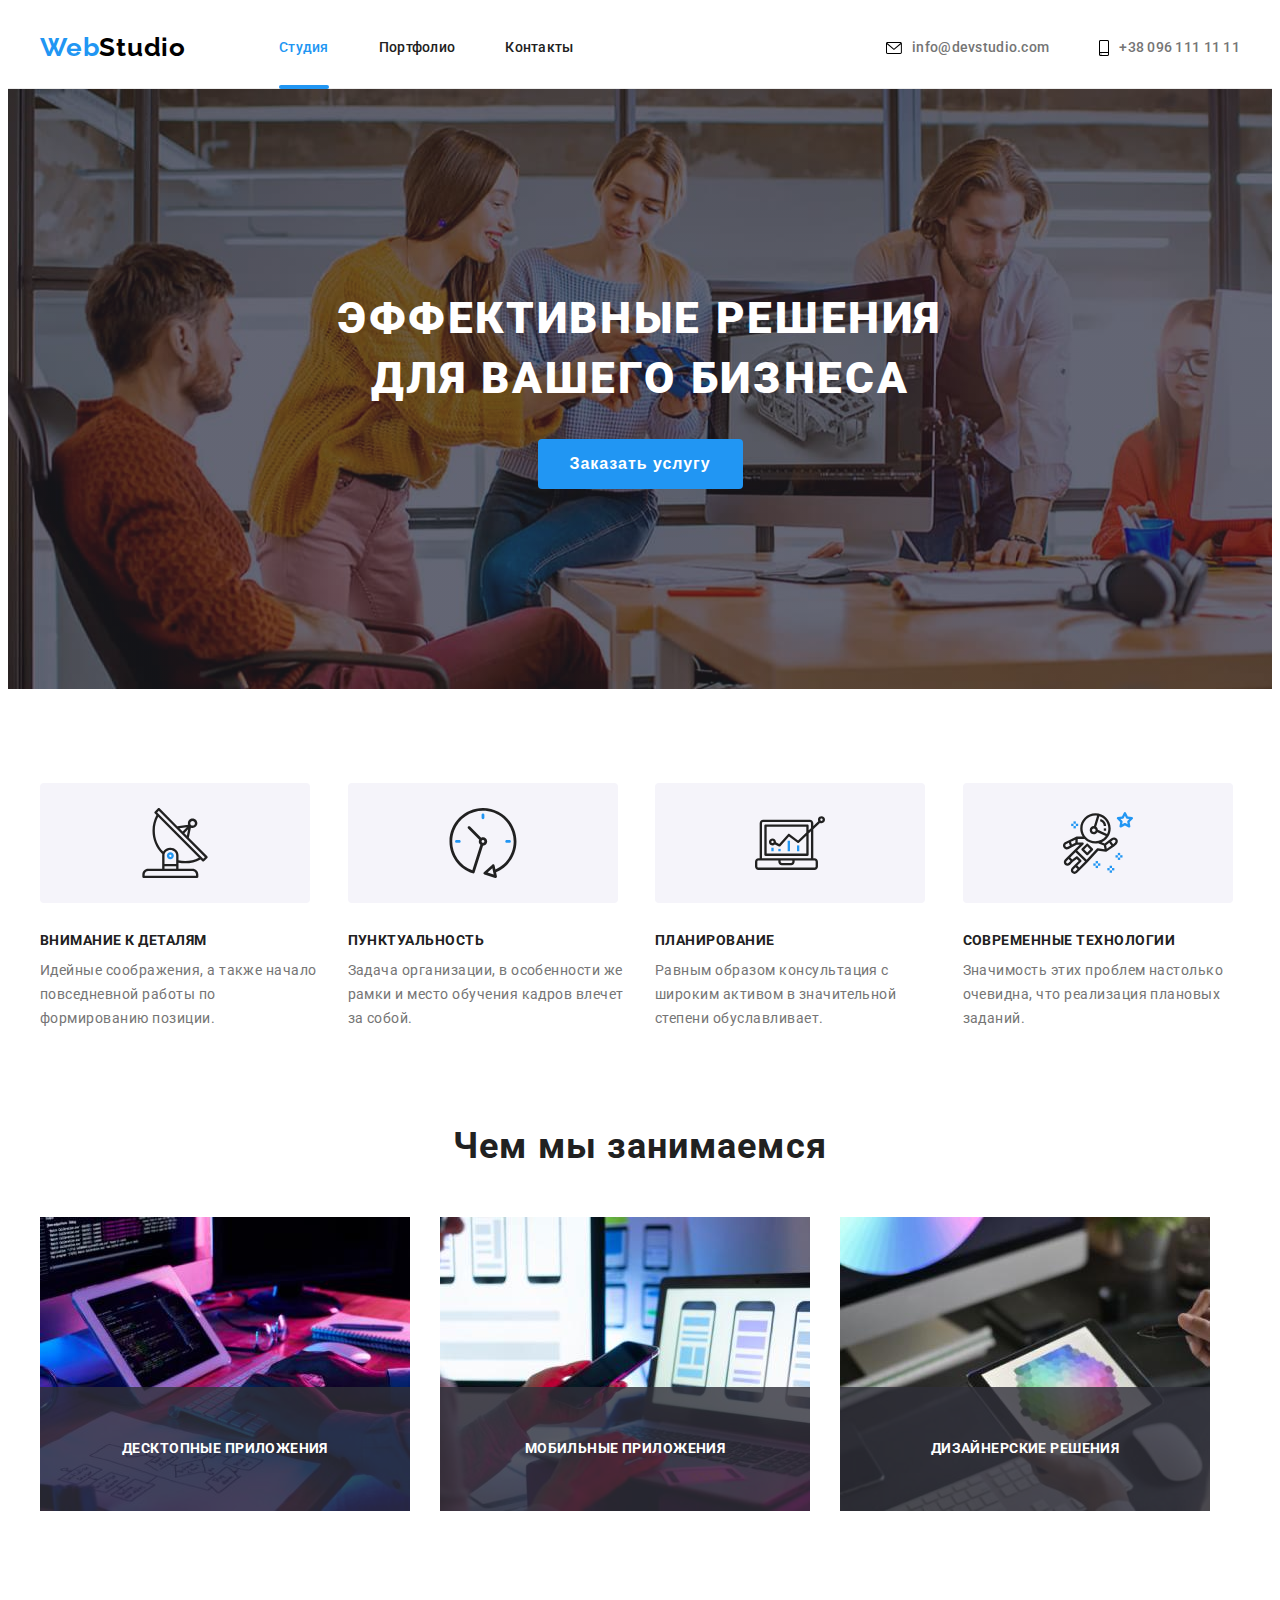
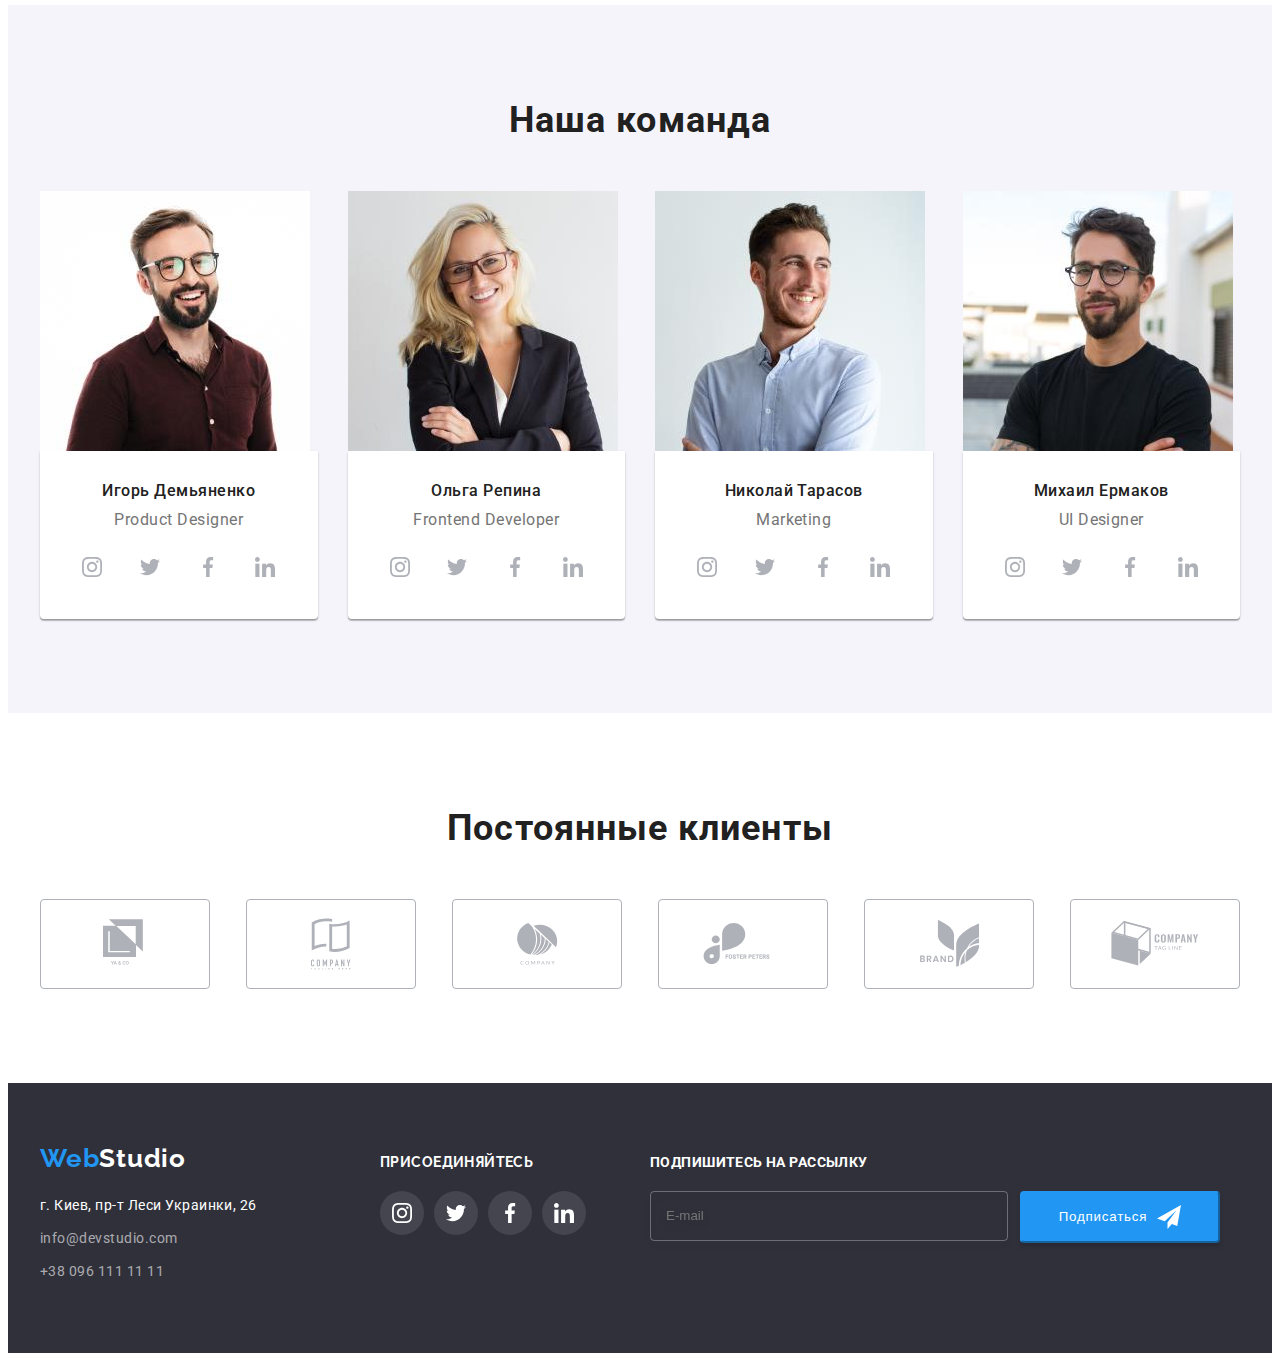
<file: index.html>
<!DOCTYPE html>
<html lang="ru">
    <head>
        <meta charset="UTF-8">
        <meta http-equiv="X-UA-Compatible" content="IE=edge">
        <meta name="viewport" content="width=device-width, initial-scale=1.0">
        <title>ВебСтудия</title>
        <link rel="preconnect" href="https://fonts.gstatic.com">
        <link href="https://fonts.googleapis.com/css2?family=Raleway:wght@700&family=Roboto:wght@400;500;700;900&display=swap"
            rel="stylesheet">
        <link rel="stylesheet" href="https://cdnjs.cloudflare.com/ajax/libs/modern-normalize/1.0.0/modern-normalize.min.css"
            integrity="sha512-ISS7cAi1PEhQ8jnbJpJZMd29NlhNj4AWYyLOSp2CE/CsHxTCu+r+t0D2yoJudVrd0/8fTVPUVDzY5Tvli75u/g=="
            crossorigin="anonymous" />
        <link rel="stylesheet" href="./css/styles.css">
    </head>

    <body>
        <header class="header">
            <div class="container">
                <nav class="navigation">
                    <a class="logo link" href="./index.html"><span class="first-part">Web</span><span class="second-part logo-light-theme">Studio</span></a>
                    <ul class="navigation-list list">
                        <li class="navigation-item">  
                            <a class="navigation-link link current" href="./index.html">Студия</a>
                        </li>
                        <li class="navigation-item">
                            <a class="navigation-link link" href="./portfolio.html">Портфолио</a>
                        </li>
                        <li class="navigation-item">
                            <a class="navigation-link link" href="">Контакты</a>
                        </li>
                    </ul>   
                </nav>
            
                <ul class="contact-header list ">
                    <li class="contact-header-list">
                        <a class="contact-header-link link" href="mailto:info@devstudio.com">
                            <svg class="contact-svg-logo" width="16" height="12">
                                <use href="./images/sprite.svg#icon-envelope"></use>
                            </svg>
                            info@devstudio.com
                        </a>
                    </li>
                    <li class="contact-header-list">
                        <a class="contact-header-link link" href="tel:+380961111111">
                            <svg class="contact-svg-logo" width="10" height="16">
                                <use href="./images/sprite.svg#icon-smartphone">
                                </use>
                            </svg>
                            +38 096 111 11 11
                        </a>
                    </li>
                </ul>
            </div>
            
        </header>
        <main>
            <!-- hero -->
            <section class="hero">
                <div class="container">
                    <h1 class="hero-title">Эффективные решения для вашего бизнеса</h1>
                    <button class="modal-btn" type="button" data-modal-open>Заказать услугу</button> 
                </div>
                
            </section>
            <!-- features -->
            <section class="features">
                <div class="container">
                    <h2 class="title visually-hidden">Особенности</h2><ul class="feature-list list ">
                        <li class="feature-list-item">
                            <div class="feature-list-logo-svg">
                                <svg class="feature-list-svg" width="70" height="70">
                                    <use href="./images/sprite.svg#icon-antenna"></use>
                                </svg>
                            </div>
                            <h3 class="feature-title">Внимание к деталям </h3>
                            <p class="features-text">
                                Идейные соображения, а также начало повседневной
                                работы по формированию позиции.
                            </p>
                        </li>
                        <li class="feature-list-item">
                            <div class="feature-list-logo-svg">
                                <svg class="feature-list-svg" width="70" height="70">
                                    <use href="./images/sprite.svg#icon-clock"></use>
                                </svg>
                            </div>
                            <h3 class="feature-title">Пунктуальность</h3>
                            <p class="features-text">
                                Задача организации, в особенности же рамки
                                и место обучения кадров влечет за собой.
                            </p>
                        </li>
                        <li class="feature-list-item">
                            <div class="feature-list-logo-svg">
                                <svg class="feature-list-svg" width="70" height="70">
                                    <use href="./images/sprite.svg#icon-diagram"></use>
                                </svg>
                            </div>
                            <h3 class="feature-title">Планирование</h3>
                            <p class="features-text">
                                Равным образом консультация с широким
                                активом в значительной степени обуславливает.
                            </p>
                        </li>
                        <li class="feature-list-item">
                            <div class="feature-list-logo-svg">
                                <svg class="feature-list-svg" width="70" height="70">
                                    <use href="./images/sprite.svg#icon-astronaut"></use>
                                </svg>
                            </div>
                            <h3 class="feature-title">Современные технологии</h3>
                            <p class="features-text">
                                Значимость этих проблем настолько
                                очевидна, что реализация плановых заданий.
                            </p>
                        </li>
                    </ul>
                </div>
                
            </section>
            <!-- what are we doing -->
            <section class="what-are-we-doing">
                <div class="container">
                    <h2 class="title">Чем мы занимаемся</h2>
                    <ul class="services-list list">
                        <li class="services-list-item">
                            <img class="services-list-img" src="./images/body/logo_0.jpg" alt="человек набирает текст" width="370" height="294">
                            <p class="label">Десктопные приложения</p>
                        </li>
                        <li class="services-list-item">
                            <img class="services-list-img" src="./images/body/logo_1.jpg" alt="человек держит телефон перед ноутбуком" width="370" height="294">
                            <p class="label">Мобильные приложения</p>
                        </li>
                        <li class="services-list-item">
                            <img class="services-list-img" src="./images/body/logo_2.jpg" alt="человек выбирает цвет пикселя" width="370" height="294">
                            <p class="label">Дизайнерские решения </p>
                        </li>
                    </ul> 
                </div>
                
            </section>
            <!-- team -->
            <section class="team-sections">
                <div class="container">
                    <h2 class="title title-team">Наша команда</h2><ul class="team-list list">
                        <li class="team-list-item">
                            <img class="team-list-img" src="./images/team/img.jpg" alt="Игорь Демьяненко" width="270" height="260">
                            <div class="team-list-content-wrapper">
                                <h3 class="team-list-title">Игорь Демьяненко</h3>
                                <p class="team-text" lang="en">Product Designer</p>
                                <ul class="team-list-svg  list">
                                    <li class="team-list-content-svg">
                                        <a href="#" class="team-list-link-svg link">
                                            <svg class="team-list-icon">
                                                <use href="./images/sprite.svg#icon-instagram"></use>
                                            </svg>
                    
                                        </a>
                                    </li>
                                    <li class="team-list-content-svg">
                                        <a href="#" class="team-list-link-svg link">
                                            <svg class="team-list-icon">
                                                <use href="./images/sprite.svg#icon-twitter"></use>
                                            </svg>
                    
                                        </a>
                                    </li>
                                    <li class="team-list-content-svg">
                                        <a href="#" class="team-list-link-svg link">
                                            <svg class="team-list-icon">
                                                <use href="./images/sprite.svg#icon-facebook"></use>
                                            </svg>
                    
                                        </a>
                                    </li>
                                    <li class="team-list-content-svg">
                                        <a href="#" class="team-list-link-svg link">
                                            <svg class="team-list-icon">
                                                <use href="./images/sprite.svg#icon-linkedin"></use>
                                            </svg>
                    
                                        </a>
                                    </li>
                                </ul>
                            </div>
                    
                        </li>
                        <li class="team-list-item">
                            <img class="team-list-img" src="./images/team/img-1.jpg" alt="Ольга Репина" width="270" height="260">
                            <div class="team-list-content-wrapper">
                                <h3 class="team-list-title">Ольга Репина</h3>
                                <p class="team-text" lang="en">Frontend Developer</p>
                                <ul class="team-list-svg  list">
                                    <li class="team-list-content-svg">
                                        <a href="#" class="team-list-link-svg link">
                                            <svg class="team-list-icon">
                                                <use href="./images/sprite.svg#icon-instagram"></use>
                                            </svg>
                    
                                        </a>
                                    </li>
                                    <li class="team-list-content-svg">
                                        <a href="#" class="team-list-link-svg link">
                                            <svg class="team-list-icon">
                                                <use href="./images/sprite.svg#icon-twitter"></use>
                                            </svg>
                    
                                        </a>
                                    </li>
                                    <li class="team-list-content-svg">
                                        <a href="#" class="team-list-link-svg link">
                                            <svg class="team-list-icon">
                                                <use href="./images/sprite.svg#icon-facebook"></use>
                                            </svg>
                    
                                        </a>
                                    </li>
                                    <li class="team-list-content-svg">
                                        <a href="#" class="team-list-link-svg link">
                                            <svg class="team-list-icon">
                                                <use href="./images/sprite.svg#icon-linkedin"></use>
                                            </svg>
                    
                                        </a>
                                    </li>
                                </ul>
                            </div>
                    
                        </li>
                        <li class="team-list-item">
                            <img class="team-list-img" src="./images/team/img-2.jpg" alt="Николай Тарасов" width="270" height="260">
                            <div class="team-list-content-wrapper">
                                <h3 class="team-list-title">Николай Тарасов</h3>
                                <p class="team-text" lang="en">Marketing</p>
                                <ul class="team-list-svg  list">
                                    <li class="team-list-content-svg">
                                        <a href="#" class="team-list-link-svg link">
                                            <svg class="team-list-icon">
                                                <use href="./images/sprite.svg#icon-instagram"></use>
                                            </svg>
                    
                                        </a>
                                    </li>
                                    <li class="team-list-content-svg">
                                        <a href="#" class="team-list-link-svg link">
                                            <svg class="team-list-icon">
                                                <use href="./images/sprite.svg#icon-twitter"></use>
                                            </svg>
                    
                                        </a>
                                    </li>
                                    <li class="team-list-content-svg">
                                        <a href="#" class="team-list-link-svg link">
                                            <svg class="team-list-icon">
                                                <use href="./images/sprite.svg#icon-facebook"></use>
                                            </svg>
                    
                                        </a>
                                    </li>
                                    <li class="team-list-content-svg">
                                        <a href="#" class="team-list-link-svg link">
                                            <svg class="team-list-icon">
                                                <use href="./images/sprite.svg#icon-linkedin"></use>
                                            </svg>
                    
                                        </a>
                                    </li>
                                </ul>
                            </div>
                    
                        </li>
                        <li class="team-list-item">
                            <img class="team-list-img" src="./images/team/img-3.jpg" alt="Михаил Ермаков" width="270" height="260">
                            <div class="team-list-content-wrapper">
                                <h3 class="team-list-title">Михаил Ермаков</h3>
                                <p class="team-text" lang="en">UI Designer</p>
                                <ul class="team-list-svg  list">
                                    <li class="team-list-content-svg">
                                        <a href="#" class="team-list-link-svg">
                                            <svg class="team-list-icon">
                                                <use href="./images/sprite.svg#icon-instagram"></use>
                                            </svg>
                    
                                        </a>
                                    </li>
                                    <li class="team-list-content-svg">
                                        <a href="#" class="team-list-link-svg">
                                            <svg class="team-list-icon">
                                                <use href="./images/sprite.svg#icon-twitter"></use>
                                            </svg>
                    
                                        </a>
                                    </li>
                                    <li class="team-list-content-svg">
                                        <a href="#" class="team-list-link-svg">
                                            <svg class="team-list-icon">
                                                <use href="./images/sprite.svg#icon-facebook"></use>
                                            </svg>
                    
                                        </a>
                                    </li>
                                    <li class="team-list-content-svg">
                                        <a href="#" class="team-list-link-svg">
                                            <svg class="team-list-icon">
                                                <use href="./images/sprite.svg#icon-linkedin"></use>
                                            </svg>
                    
                                        </a>
                                    </li>
                                </ul>
                            </div>
                    
                        </li>
                    </ul>
                </div>
                
            </section>             
            <!-- regular customers -->
            <section class="customers">
                <div class="container">
                    <h2 class="title">Постоянные клиенты</h2>
                    <ul class="customers-list list ">
                        <li class="customers-list-item link">
                            <a href="" class="container-link">
                                <svg class="container-customers-logo" width="44" height="49">
                                    <use href="./images/sprite.svg#icon-clients-logo-1"></use>
                                </svg>
                            </a>
            
                        </li>
                        <li class="customers-list-item link">
                            <a href="" class="container-link">
                                <svg class="container-customers-logo" width="40" height="52">
                                    <use href="./images/sprite.svg#icon-clients-logo-2"></use>
                                </svg>
                            </a>
            
                        </li>
                        <li class="customers-list-item link">
                            <a href="" class="container-link">
                                <svg class="container-customers-logo" width="41" height="42">
                                    <use href="./images/sprite.svg#icon-clients-logo-3"></use>
                                </svg>
                            </a>
            
                        </li>
                        <li class="customers-list-item link">
                            <a href="" class="container-link">
                                <svg class="container-customers-logo" width="80" height="42">
                                    <use href="./images/sprite.svg#icon-clients-logo-4"></use>
                                </svg>
                            </a>
            
                        </li>
                        <li class="customers-list-item link">
                            <a href="" class="container-link">
                                <svg class="container-customers-logo" width="59" height="47">
                                    <use href="./images/sprite.svg#icon-clients-logo-5"></use>
                                </svg>
                            </a>
            
                        </li>
                        <li class="customers-list-item link">
                            <a href="" class="container-link">
                                <svg class="container-customers-logo" width="88" height="45">
                                    <use href="./images/sprite.svg#icon-clients-logo-6"></use>
                                </svg>
                            </a>
                        </li>
                    </ul>
                </div>
            </section>
        </main>
        <!-- contact information -->
        <footer class="footer">
            <div class="container">
                <div class="footer-address-contact">
                    <a class="logo link link-db" href="./index.html"><span class="first-part">Web</span><span
                            class="second-part logo-dark-theme">Studio</span></a>
                    <address class="address">
                        <ul class="contact-list list ">
                            <li class="contact-list-item">
                                <a class="contact-address link link-db" href="https://goo.gl/maps/KrXVA7ucvxgBEwCo6"
                                    target="_blank" rel="noopener noreferrer">
                                    г. Киев, пр-т Леси Украинки, 26
                                </a>
                            </li>
                            <li class="contact-list-item">
                                <a class="contact-list-link link link-db" href="mailto:info@devstudio.com">info@devstudio.com</a>
                            </li>
                            <li class="contact-list-item">
                                <a class="contact-list-link link link-db" href="tel:+380961111111">+38 096 111 11 11</a>
                            </li>
                        </ul>
                    </address>
        
                </div>
                <div class="footer-social-link">
                    <h2 class="logo">присоединяйтесь</h2>
                    <ul class="contact-list-social-link list ">
                        <li class="contact-social-item link">
                            <a href="" class="social-link-item">
                                <svg class="social-link-svg" width="20" height="20">
                                    <use href="./images/sprite.svg#icon-instagram"></use>
                                </svg>
                            </a>
                        </li>
                        <li class="contact-social-item link">
                            <a href="" class="social-link-item">
                                <svg class="social-link-svg" width="20" height="20">
                                    <use href="./images/sprite.svg#icon-twitter"></use>
                                </svg>
                            </a>
                        </li>
                        <li class="contact-social-item link">
                            <a href="" class="social-link-item">
                                <svg class="social-link-svg" width="20" height="20">
                                    <use href="./images/sprite.svg#icon-facebook"></use>
                                </svg>
                            </a>
                        </li>
                        <li class="contact-social-item link">
                            <a href="" class="social-link-item">
                                <svg class="social-link-svg" width="20" height="20">
                                    <use href="./images/sprite.svg#icon-linkedin"></use>
                                </svg>
                            </a>
                        </li>
                    </ul>
        
                </div>
                <div class="footer-input">
                    <b class="footer-input-text">Подпишитесь на рассылку</b>
                    <form action="#" class="footer-input-email">
                        <label class="footer-input-field">
                            <input type="email" name="user-email" class="footer-input-form" required placeholder="E-mail">
                        </label>
                        <button type="submit" class="footer-form-btn">
                                Подписаться
                            <svg class="footer-form-btn-svg" width="24" height="24">
                                <use href="./images/sprite.svg#icon-icon-send"></use>
                            </svg>
                        </button>
                    </form>
                </div>
            </div>
        </footer>
    <!-- modal 1 -->
        <div class="backdrop is-hidden" data-modal>
            <div class="modal">
                <button type="button" class="modal-close-btn" data-modal-close>
                    <svg class="modal-close-btn-svg" width="18" height="18">
                        <use href="./images/sprite.svg#icon-close-black"></use>
                    </svg>
        
                </button>
                <form action="#" class="modal-form">
                    <b class="modal-form-text">Оставьте свои данные, мы вам перезвоним</b>
                    <label class="modal-form-field">
                        Имя
                        <span class="modal-form-input-wrapper">
                            <input type="text" name="user-name" class="modal-form-input" required minlength="2">
                            <svg class="modal-form-icon" width="12" height="12">
                                <use href="./images/sprite.svg#icon-user"></use>
                            </svg>                            
                        </span>
                    </label>
                    <label class="modal-form-field">
                        Телефон
                        <span class="modal-form-input-wrapper">
                            <input type="tel" name="user-phone" class="modal-form-input" required
                            pattern="[0-9]{10}" title="0931111111">
                            <svg class="modal-form-icon" width="13" height="13">
                                <use href="./images/sprite.svg#icon-phone"></use>
                            </svg>
                        </span>
                    </label>
                    <label class="modal-form-field">
                        Почта
                        <span class="modal-form-input-wrapper">
                            <input type="email" name="user-email" class="modal-form-input" required title="imail@net">
                            <svg class="modal-form-icon" width="15" height="12">
                                <use href="./images/sprite.svg#icon-email"></use>
                            </svg>
                        </span>
                    </label>
                    <label class="modal-form-field">
                        Комментарий
                        <textarea name="user-massage" class="modal-form-message" placeholder="Введите текст"></textarea>
                    </label>
                    <input type="checkbox" id="user-term" name="user-term" class="modal-form-term visually-hidden">
                    <label for="user-term" class="modal-form-check-desc">
                        Соглашаюсь с рассылкой и принимаю&nbsp;<a href="" class="modal-form-link">Условия договора</a> </label>
                    <button type="submit" class="modal-form-btn">Отправить</button>
                    
                </form>
            </div>
        </div>
        
        <script src="./js/modal.js"></script>
    </body>
</html>
</file>
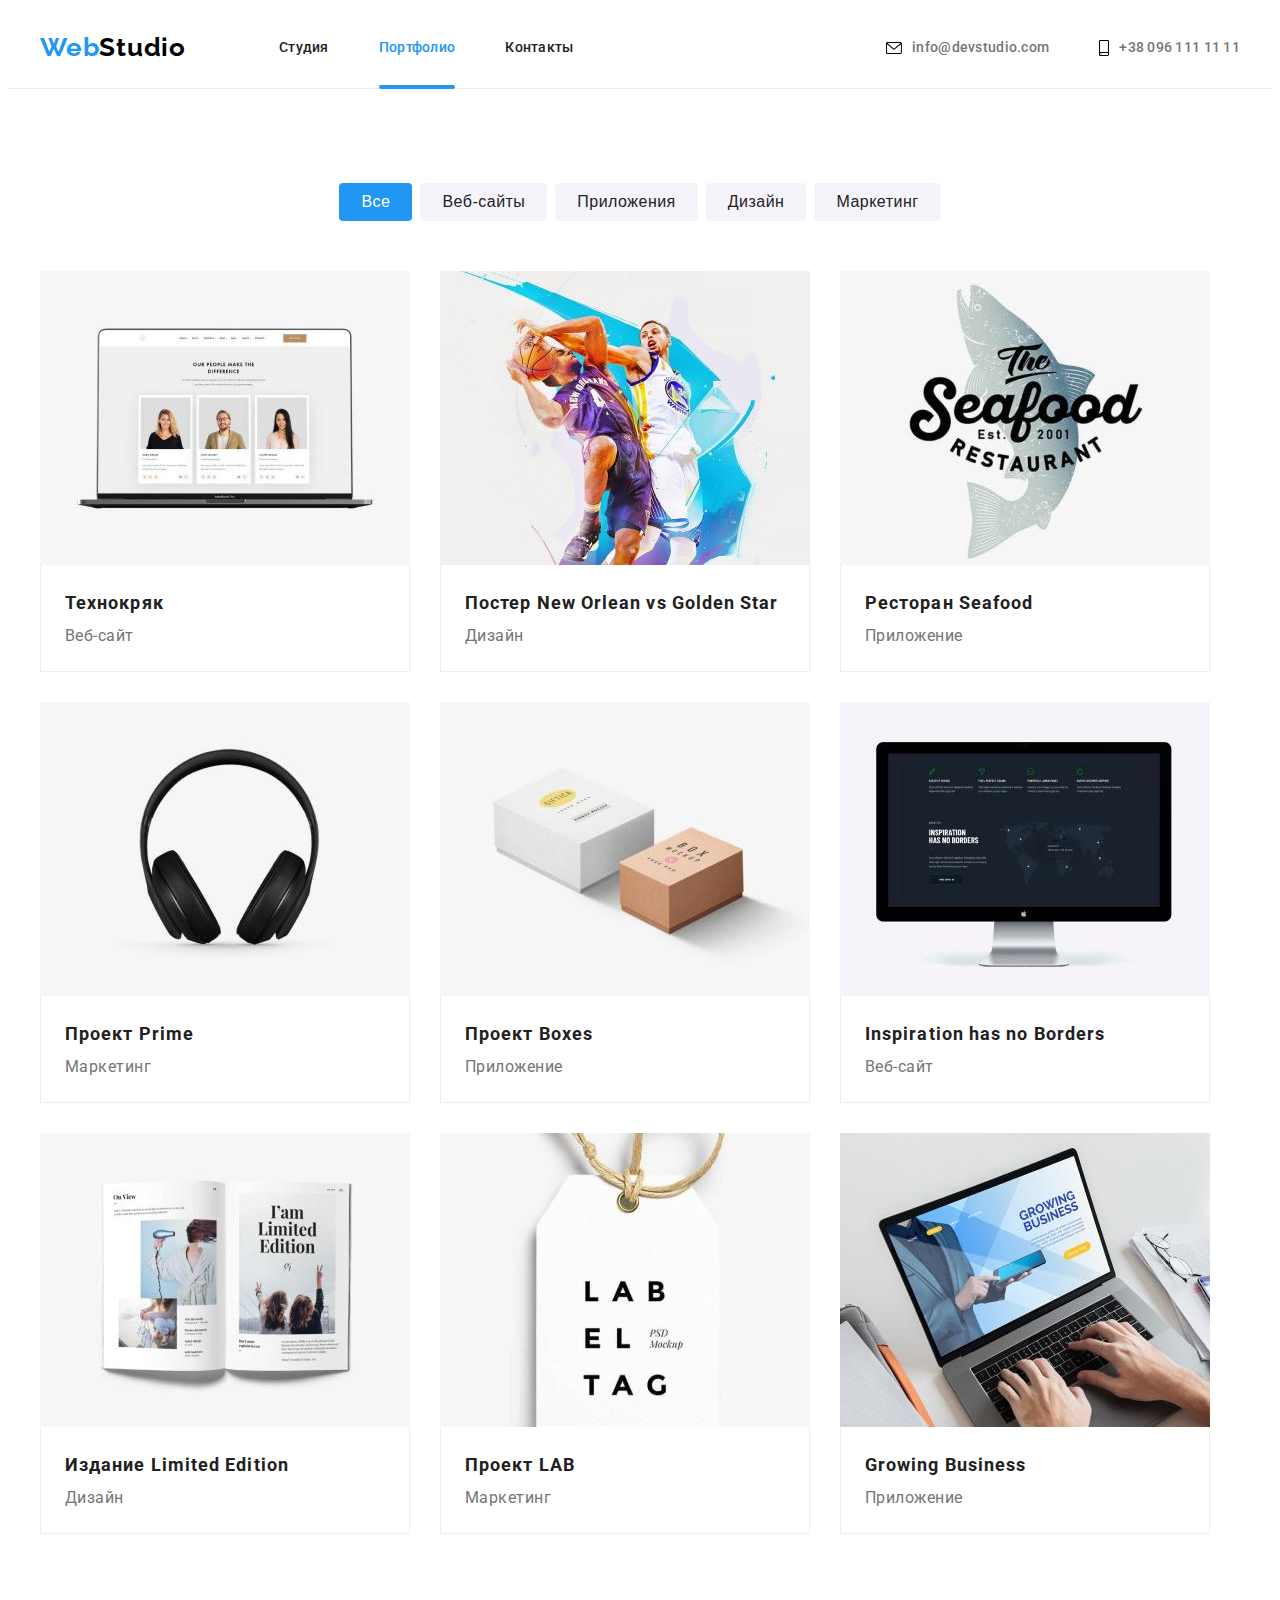
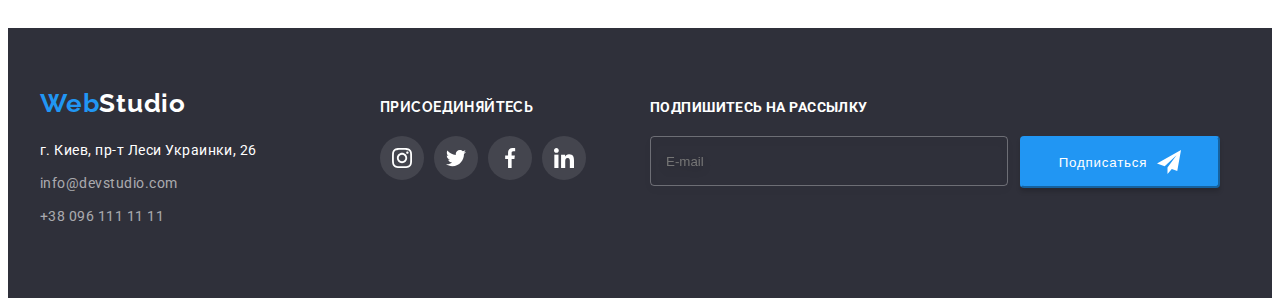
<file: portfolio.html>
<!DOCTYPE html>
<html lang="ru">

    <head>
        <meta charset="UTF-8">
        <meta http-equiv="X-UA-Compatible" content="IE=edge">
        <meta name="viewport" content="width=device-width, initial-scale=1.0">
        <title>Портфолио</title>
        <link rel="preconnect" href="https://fonts.gstatic.com">
        <link href="https://fonts.googleapis.com/css2?family=Raleway:wght@700&family=Roboto:wght@400;500;700;900&display=swap"
            rel="stylesheet">
        <link rel="stylesheet" href="https://cdnjs.cloudflare.com/ajax/libs/modern-normalize/1.0.0/modern-normalize.min.css"
            integrity="sha512-ISS7cAi1PEhQ8jnbJpJZMd29NlhNj4AWYyLOSp2CE/CsHxTCu+r+t0D2yoJudVrd0/8fTVPUVDzY5Tvli75u/g=="
            crossorigin="anonymous" />
        <link rel="stylesheet" href="./css/styles.css">
    </head>

    <body>
        <header class="header">
        <div class="container">
            <nav class="navigation">
                <a class="logo link" href="./index.html"><span class="first-part">Web</span><span
                        class="second-part logo-light-theme">Studio</span></a>
                <ul class="navigation-list list">
                    <li class="navigation-item">
                        <a class="navigation-link link " href="./index.html">Студия</a>
                    </li>
                    <li class="navigation-item">
                        <a class="navigation-link link current" href="./portfolio.html">Портфолио</a>
                    </li>
                    <li class="navigation-item">
                        <a class="navigation-link link" href="">Контакты</a>
                    </li>
                </ul>
            </nav>
    
            <ul class="contact-header list reset-list">
                <li class="contact-header-list">
                    <a class="contact-header-link link" href="mailto:info@devstudio.com">
                        <svg class="contact-svg-logo" width="16" height="12">
                            <use href="./images/sprite.svg#icon-envelope"></use>
                        </svg>
                        info@devstudio.com
                    </a>
                </li>
                <li class="contact-header-list">
                    <a class="contact-header-link link" href="tel:+380961111111">
                        <svg class="contact-svg-logo" width="10" height="16">
                            <use href="./images/sprite.svg#icon-smartphone">
                            </use>
                        </svg>
                        +38 096 111 11 11
                    </a>
                </li>
            </ul>
        </div>
    
        </header>
        <main class="main-portfolio">
            <!-- HERO -->
            <section class="portfolio-section">
                <div class="container">
                    <h1 class="hero visually-hidden">Портфолио</h1>    
                    <ul class="filter-list list"> 
                        <li class="filter-list-button">
                            <button class="filter-button filter-list-button-vse" type="button">Все</button>
                        </li>
                        <li class="filter-list-button">
                            <button class="filter-button" type="button">Веб-сайты</button>
                        </li>
                        <li class="filter-list-button">
                            <button class="filter-button" type="button">Приложения</button>
                        </li>
                        <li class="filter-list-button">
                            <button class="filter-button" type="button">Дизайн</button>
                        </li>
                        <li class="filter-list-button">
                            <button class="filter-button" type="button">Маркетинг</button>
                        </li>
                    </ul> 
                        <!-- PROJECT  -->
                    <ul class="project-list list reset-list ">
                        <li class="project-list-item link">
                            <a href="" class="project-list-link link">
                                <div class="project-list-link-wrapper">
                                    <img src="./images/portfolio/navigation/logo-1.jpg" alt="Страница с тремя контактами в ноутбуке" width="370" height="294">

                                    <p class="overlay">Технокряк это современная площадка распространения коронавируса. Компании используют эту платформу для цифрового
                                    шпионажа и атак на защищённые сервера конкурентов.</p>

                                </div>
                                <div class="project-list-item-wrapper">
                                    <h2 class="project-title">Технокряк</h2>
                                    <p class="project-text">Веб-сайт</p>
                                </div>
                    
                            </a>
                    
                        </li>
                        <li class="project-list-item link">
                            <a href="" class="project-list-link link">
                                <div class="project-list-link-wrapper">
                                    <img src="./images/portfolio/navigation/logo-2.jpg" alt="Два баскетболиста" width="370" height="294">
                                    
                                    <p class="overlay">Технокряк это современная площадка распространения коронавируса. Компании используют эту платформу для цифрового шпионажа и атак на защищённые сервера конкурентов.</p>

                                </div>
                                <div class="project-list-item-wrapper">
                                    <h2 class="project-title">Постер New Orlean vs Golden Star</h2>
                                    <p class="project-text">Дизайн</p>
                                </div>
                    
                            </a>
                    
                    
                        </li>
                        <li class="project-list-item link">
                            <a href="" class="project-list-link link">
                                <div class="project-list-link-wrapper">
                                    <img src="./images/portfolio/navigation/logo-3.jpg" alt="Логотип ресторана" width="370" height="294">

                                    <p class="overlay">Технокряк это современная площадка распространения коронавируса. Компании используют эту платформу
                                        для цифрового шпионажа и атак на защищённые сервера конкурентов.</p>

                                </div>
                                <div class="project-list-item-wrapper">
                                    <h2 class="project-title">Ресторан Seafood</h2>
                                    <p class="project-text">Приложение</p>
                                </div>
                    
                            </a>
                    
                    
                        </li>
                        <li class="project-list-item link">
                            <a href="" class="project-list-link link">
                                <div class="project-list-link-wrapper">
                                    <img src="./images/portfolio/navigation/logo-4.jpg" alt="Черные наушники" width="370" height="294">

                                    <p class="overlay">Технокряк это современная площадка распространения коронавируса. Компании используют эту платформу для цифрового шпионажа и атак на защищённые сервера конкурентов.</p>

                                </div>
                                <div class="project-list-item-wrapper">
                                    <h2 class="project-title">Проект Prime</h2>
                                    <p class="project-text">Маркетинг</p>
                                </div>
                    
                            </a>
                    
                    
                        </li>
                        <li class="project-list-item link">
                            <a href="" class="project-list-link link">
                                <div class="project-list-link-wrapper">
                                    <img src="./images/portfolio/navigation/logo-5.jpg" alt="Две коробки белая и коричневая" width="370" height="294">

                                    <p class="overlay">Технокряк это современная площадка распространения коронавируса. Компании используют эту платформу для цифрового шпионажа и атак на защищённые сервера конкурентов.</p>

                                </div>
                                <div class="project-list-item-wrapper">
                                    <h2 class="project-title">Проект Boxes</h2>
                                    <p class="project-text">Приложение</p>
                                </div>
                    
                            </a>
                    
                        </li>
                        <li class="project-list-item link">
                            <a href="" class="project-list-link link">
                                <div class="project-list-link-wrapper">
                                    <img src="./images/portfolio/navigation/logo-6.jpg" alt="Монитор с надписью у вдохновения нет границ" width="370" height="294">

                                    <p class="overlay">Технокряк это современная площадка распространения коронавируса. Компании используют эту платформу для цифрового шпионажа и атак на защищённые сервера конкурентов.</p>

                                </div>
                                <div class="project-list-item-wrapper">
                                    <h2 class="project-title" lang="en">Inspiration has no Borders</h2>
                                    <p class="project-text">Веб-сайт</p>
                                </div>
                    
                            </a>
                    
                    
                        </li>
                        <li class="project-list-item link">
                            <a href="" class="project-list-link link">
                                <div class="project-list-link-wrapper">
                                    <img src="./images/portfolio/navigation/logo-7.jpg" alt="Открытый журнал" width="370" height="294">

                                    <p class="overlay">Технокряк это современная площадка распространения коронавируса. Компании используют эту платформу для цифрового шпионажа и атак на защищённые сервера конкурентов.</p>

                                </div>
                                <div class="project-list-item-wrapper">
                                    <h2 class="project-title">Издание Limited Edition</h2>
                                    <p class="project-text">Дизайн</p>
                                </div>
                    
                            </a>
                    
                        </li>
                        <li class="project-list-item link">
                            <a href="" class="project-list-link link">
                                <div class="project-list-link-wrapper">
                                    <img src="./images/portfolio/navigation/logo-8.jpg" alt="Бирка" width="370" height="294">

                                    <p class="overlay">Технокряк это современная площадка распространения коронавируса. Компании используют эту платформу для цифрового шпионажа и атак на защищённые сервера конкурентов.</p>

                                </div>
                                <div class="project-list-item-wrapper">
                                    <h2 class="project-title">Проект LAB</h2>
                                    <p class="project-text">Маркетинг</p>
                                </div>
                    
                            </a>
                    
                    
                        </li>
                        <li class="project-list-item link">
                            <a href="" class="project-list-link link">
                                <div class="project-list-link-wrapper">
                                    <img src="./images/portfolio/navigation/logo-9.jpg" alt="Ноутбук" width="370" height="294">

                                    <p class="overlay">Технокряк это современная площадка распространения коронавируса. Компании используют эту платформу для цифрового шпионажа и атак на защищённые сервера конкурентов.</p>

                                </div>
                                <div class="project-list-item-wrapper">
                                    <h2 class="project-title" lang="en">Growing Business</h2>
                                    <p class="project-text">Приложение</p>
                                </div>
                    
                            </a>
                    
                    
                        </li>
                    </ul>
                    
                </div>
            </section>        
        </main>
        <!-- contact information --><footer class="footer">
            <div class="container">
                <div class="footer-address-contact">
                    <a class="logo link link-db" href="./index.html"><span class="first-part">Web</span><span
                            class="second-part logo-dark-theme">Studio</span></a>
                    <address class="address">
                        <ul class="contact-list list ">
                            <li class="contact-list-item">
                                <a class="contact-address link link-db" href="https://goo.gl/maps/KrXVA7ucvxgBEwCo6"
                                    target="_blank" rel="noopener noreferrer">
                                    г. Киев, пр-т Леси Украинки, 26
                                </a>
                            </li>
                            <li class="contact-list-item">
                                <a class="contact-list-link link link-db"
                                    href="mailto:info@devstudio.com">info@devstudio.com</a>
                            </li>
                            <li class="contact-list-item">
                                <a class="contact-list-link link link-db" href="tel:+380961111111">+38 096 111 11 11</a>
                            </li>
                        </ul>
                    </address>
        
                </div>
                <div class="footer-social-link">
                    <h2 class="logo">присоединяйтесь</h2>
                    <ul class="contact-list-social-link list ">
                        <li class="contact-social-item link">
                            <a href="" class="social-link-item">
                                <svg class="social-link-svg" width="20" height="20">
                                    <use href="./images/sprite.svg#icon-instagram"></use>
                                </svg>
                            </a>
                        </li>
                        <li class="contact-social-item link">
                            <a href="" class="social-link-item">
                                <svg class="social-link-svg" width="20" height="20">
                                    <use href="./images/sprite.svg#icon-twitter"></use>
                                </svg>
                            </a>
                        </li>
                        <li class="contact-social-item link">
                            <a href="" class="social-link-item">
                                <svg class="social-link-svg" width="20" height="20">
                                    <use href="./images/sprite.svg#icon-facebook"></use>
                                </svg>
                            </a>
                        </li>
                        <li class="contact-social-item link">
                            <a href="" class="social-link-item">
                                <svg class="social-link-svg" width="20" height="20">
                                    <use href="./images/sprite.svg#icon-linkedin"></use>
                                </svg>
                            </a>
                        </li>
                    </ul>
        
                </div>
                <div class="footer-input">
                    <b class="footer-input-text">Подпишитесь на рассылку</b>
                    <form action="#" class="footer-input-email">
                        <label class="footer-input-field">
                            <input type="email" name="user-email" class="footer-input-form" required placeholder="E-mail">
                        </label>
                        <button type="submit" class="footer-form-btn">
                            Подписаться
                            <svg class="footer-form-btn-svg" width="24" height="24">
                                <use href="./images/sprite.svg#icon-icon-send"></use>
                            </svg>
                        </button>
                    </form>
                </div>
            </div>
        </footer>
    </body>
    
</html>
</file>
<file: css/styles.css>
:root {
  --main-font: "Roboto", sans-serif;
  --secondary-font: "Raleway", sans-serif;
  --accent-color: rgb(33, 150, 243);
  --main-color: rgb(33, 33, 33);
  --main-color-black: rgb(0, 0, 0);
  --main-color-white: rgb(255, 255, 255);
  --bg-color-white: rgb(255, 255, 255);
  --icon-background-color: rgb(255, 255, 255);
  --icon-color-passive: rgb(175, 177, 184);
  --section-pt: 94px;
  --section-pb: 94px;
  --animation: 250ms cubic-bezier(0.4, 0, 0.2, 1);
}

body {
  font-family: var(--main-font);
  letter-spacing: 0.03em;
}

/* ---сброс--- */

h1,
h2,
h3,
h4,
h5,
h6,
p {
  margin: 0;
}

img {
  display: block;
}

.link {
  display: block;
  text-decoration: none;
  color: inherit;
  transition: color var(--animation);
}

.list {
  list-style: none;
  margin: 0;
  padding: 0;
}

.address {
  font-style: normal;
}
/* ---конец сброса--- */

/* ---скрыть текст--- */
.visually-hidden {
  position: absolute !important;
  clip: rect(1px 1px 1px 1px); /* IE6, IE7 */
  clip: rect(1px, 1px, 1px, 1px);
  padding: 0 !important;
  border: 0 !important;
  height: 1px !important;
  width: 1px !important;
  overflow: hidden;
}
/* ---скрыть текст--- */

/* ============= COMPONENTS ============= */
.logo {
  font-family: var(--secondary-font);
  font-weight: 700;
  font-size: 26px;
  line-height: 1.19;
  letter-spacing: 0.03em;
}
.first-part {
  color: var(--accent-color);
}
.second-part {
  color: var(--main-color-black);
}

.logo-light-theme {
  color: var(--main-color-black);
}
.logo-dark-theme {
  color: var(--main-color-white);
}

.title {
  font-family: var(--main-font);
  font-weight: 700;
  font-size: 36px;
  line-height: 1.17;
  text-align: center;
  letter-spacing: 0.03em;

  color: var(--main-color);
}

.container {
  width: 1200px;
  margin: 0 auto;
  padding-left: 15px;
  padding-right: 15px;
}

.current::after {
  display: inline-block;
  position: absolute;

  bottom: -1px;
  left: 0;
  content: "";
  width: 100%;
  height: 4px;
  border-radius: 2px;
  background-color: var(--accent-color);
}
/* ============= END COMPONENTS ============= */

/* ============= HEADER ============= */
.header .logo {
  margin-right: 93px;
  padding-top: 24px;
  padding-bottom: 25px;
}
.navigation {
  display: flex;
  align-items: center;
}

.navigation-list {
  display: flex;
  align-items: center;
}

.contact-header {
  display: flex;
  align-items: center;
  margin-left: auto;
}
.header .container {
  display: flex;
  align-items: center;
}

.contact-header-list {
  display: flex;
  align-items: center;
}

.contact-svg-logo {
  margin-right: 10px;

  transition: fill var(--animation);
}

.contact-header-list:not(:last-child) {
  margin-right: 50px;
}

.navigation-item:not(:last-child) {
  margin-right: 50px;
}

header {
  background-color: var(--bg-color-white);
  border: 1px solid rgb(236, 236, 236);
  border-top: 0;
  border-left: 0;
  border-right: 0;
}
.navigation-link:hover,
.navigation-link:focus,
.contact-header-link:hover,
.contact-header-link:focus {
  color: var(--accent-color);
}
.navigation-link {
  font-weight: 500;
  font-size: 14px;
  line-height: 1.14;
  letter-spacing: 0.02em;
  color: var(--main-color);

  padding-top: 32px;
  padding-bottom: 32px;

  transition: color var(--animation);
}

.contact-header-link:focus svg,
.contact-header-link:hover svg {
  fill: var(--accent-color);
}

.contact-header-link {
  display: flex;
  align-items: center;
  flex-direction: row;
  justify-content: center;
  align-items: center;
  font-weight: 500;
  font-size: 14px;
  line-height: 1.14;
  letter-spacing: 0.02em;
  color: rgb(117, 117, 117);

  padding-top: 32px;
  padding-bottom: 32px;

  transition: color var(--animation);
}

/* ---цвет текущей страницы (current)--- */
.navigation-list .current {
  position: relative;
  color: var(--accent-color);
}
/* ============= END HEADER ============= */

/* ============= HERO ============= */
.hero {
  padding-top: 200px;
  padding-bottom: 200px;
  background-color: rgb(47, 48, 58);
  text-align: center;
  background-image: linear-gradient(
      rgba(47, 48, 58, 0.4),
      rgba(47, 48, 58, 0.4)
    ),
    url(../images/geroy/geroy.jpg);
  background-repeat: no-repeat;
  background-size: cover;
  max-width: 1600px;
  margin: 0 auto;
}

.hero-title {
  min-width: 696px;
  padding-right: 252px;
  padding-left: 252px;
  margin-bottom: 30px;

  font-weight: 900;
  font-size: 44px;
  line-height: 1.36;
  /* text-align: center; */
  letter-spacing: 0.06em;
  text-transform: uppercase;
  color: var(--main-color-white);
}

.modal-btn {
  min-width: 200px;
  padding: 10px 32px;
  border: none;
  border-radius: 4px;
  cursor: pointer;

  font-weight: 700;
  font-size: 16px;
  line-height: 1.88;
  letter-spacing: 0.06em;

  background-color: var(--accent-color);
  color: var(--main-color-white);
}

/* .modal-btn:hover,
.modal-btn:focus {
  background-color: var(--accent-color);
  color: rgb(255, 255, 255);
} */

/* ============= END HERO ============= */

/* ============= FEATURES ============= */

.feature-list-logo-svg {
  display: flex;
  align-items: center;
  justify-content: center;
  background-color: rgb(245, 244, 250);

  width: 270px;
  height: 120px;
  border-radius: 4px;

  margin-bottom: 30px;
}

.features {
  padding-top: var(--section-pt);
  padding-bottom: var(--section-pb);
}
.feature-list-item {
  flex-basis: calc(100% / 4 - 30px);
  margin-left: 30px;
  margin-top: 30px;
}

.feature-list-item .feature-title {
  margin-bottom: 10px;
}

.feature-list {
  flex-wrap: wrap;
  display: flex;
  align-items: center;
  margin-left: -30px;
  margin-top: -30px;
}

.feature-title {
  font-weight: 700;
  font-size: 14px;
  line-height: 1.14;
  text-transform: uppercase;
  color: var(--main-color);
}

.features-text {
  font-weight: 400;
  font-size: 14px;
  line-height: 1.71;
  color: rgb(117, 117, 117);
}
/* ============= END FEATURES ============= */

/* ============= WHAT ARE WE DOING ============= */

.what-are-we-doing {
  padding-bottom: var(--section-pb);
}

.what-are-we-doing .title {
  margin-bottom: 50px;
}
.services-list {
  flex-wrap: wrap;
  display: flex;
  margin-left: -30px;
  margin-top: -30px;
}

.services-list-item {
  position: relative;
  display: flex;
  flex-basis: calc(100% / 4 - 30px);
  margin-left: 30px;
  margin-top: 30px;
}

.label {
  position: absolute;
  bottom: 0;
  margin: 0;
  padding-top: 27px;
  padding-bottom: 27px;
  width: 100%;
  min-height: 70px;

  display: flex;
  align-items: center;
  justify-content: center;

  font-family: var(--main-font);
  font-weight: bold;
  font-size: 14px;
  line-height: 1.14;
  text-align: center;
  letter-spacing: 0.03em;
  text-transform: uppercase;

  color: #ffffff;
  background: rgba(47, 48, 58, 0.8);
}
/* ============= END WHAT ARE WE DOING ============= */

/* ============= TEAM ============= */
.team-sections {
  background-color: rgb(245, 244, 250);
  padding-top: var(--section-pt);
  padding-bottom: var(--section-pb);
}
.team-list-content-wrapper {
  background-color: var(--bg-color-white);
  padding: 30px 30px;
  box-shadow: 0px 1px 3px rgba(0, 0, 0, 0.12), 0px 1px 1px rgba(0, 0, 0, 0.14),
    0px 2px 1px rgba(0, 0, 0, 0.2);

  border-radius: 0px 0px 4px 4px;
}

.team-list-item {
  flex-basis: calc(100% / 4 - 30px);
  margin-left: 30px;
  margin-top: 30px;
}

.team-list {
  display: flex;
  flex-wrap: wrap;
  margin-left: -30px;
  margin-top: -30px;
}

.team-sections .title {
  margin-bottom: 50px;
}

.team-list-title {
  font-weight: 500;
  font-size: 16px;
  line-height: 1.19;
  text-align: center;
  color: var(--main-color);
  margin-bottom: 10px;
}

.team-text {
  font-weight: 400;
  font-size: 16px;
  line-height: 1.19;
  color: rgb(117, 117, 117);
  text-align: center;
}

.team-list-svg {
  display: flex;
  align-items: center;
  justify-content: space-between;
  margin-top: 16px;
}

.team-list-link-svg {
  display: flex;
  justify-content: center;
  align-items: center;
  width: 44px;
  height: 44px;
  border-radius: 50%;
  background-color: var(--icon-background-color);

  transition: background-color var(--animation);
}

.team-list-link-svg:hover,
.team-list-link-svg:focus {
  background-color: var(--accent-color);
}

.team-list-link-svg:hover .team-list-icon,
.team-list-link-svg:focus .team-list-icon {
  fill: var(--icon-background-color);
}
.team-list-icon {
  width: 20px;
  height: 20px;
  fill: var(--icon-color-passive);

  transition: fill var(--animation);
}

/* ============= END TEAM ============= */

/* ========== REGULAR CUSTOMERS ========= */

.customers {
  padding-top: var(--section-pt);
  padding-bottom: var(--section-pb);
}

.customers .title {
  margin-bottom: 50px;
}

.customers-list {
  display: flex;
  justify-content: space-between;
}

.container-link {
  display: flex;
  justify-content: center;
  align-items: center;

  width: 170px;
  height: 90px;
  border: 1px solid #afb1b8;
  box-sizing: border-box;
  border-radius: 4px;

  transition: border-color var(--animation);
}

.container-link:hover .container-customers-logo,
.container-link:focus .container-customers-logo {
  fill: var(--accent-color);
}

.container-link:hover,
.container-link:focus {
  border-color: var(--accent-color);
}

.container-customers-logo {
  fill: var(--icon-color-passive);

  transition: fill var(--animation);
}

/* ========== END REGULAR CUSTOMERS ========= */

/* ============= FOOTER ============= */
.footer {
  background-color: rgb(47, 48, 58);
  padding-top: 60px;
  padding-bottom: 60px;
}

.footer .logo {
  margin-bottom: 20px;
}

.contact-address {
  font-family: var(--main-font);
  font-weight: 400;
  font-size: 14px;
  line-height: 1.71;
  color: var(--main-color-white);
  margin-bottom: 9px;
}

.contact-list-link {
  font-weight: 400;
  font-size: 14px;
  line-height: 1.71;
  margin-bottom: 9px;
  color: rgba(255, 255, 255, 0.6);
}

.contact-list-link:hover,
.contact-list-link:focus,
.contact-address:hover,
.contact-address:focus {
  color: var(--accent-color);
}

.footer-social-link {
  width: 270px;
}

.footer-social-link .logo {
  font-weight: bold;
  font-size: 14px;
  line-height: 1.14;
  letter-spacing: 0.03em;
  text-transform: uppercase;

  color: var(--main-color-white);
}

.social-link-item {
  display: flex;
  justify-content: center;
  align-items: center;
  width: 44px;
  height: 44px;
  border-radius: 50%;
  background: rgba(255, 255, 255, 0.1);

  transition: background-color var(--animation);
}

.contact-social-item:not(:last-child) {
  margin-right: 10px;
}

.footer-address-contact {
  width: 270px;
  margin-right: 70px;
}

.contact-list-social-link {
  display: flex;
}

.social-link-svg {
  fill: var(--icon-background-color);
}

.footer .container {
  display: flex;
  align-items: baseline;
}

.social-link-item:hover,
.social-link-item:focus {
  background-color: var(--accent-color);
}

.footer-input {
  width: 570px;
}

.footer-input-text {
  font-weight: bold;
  text-transform: uppercase;
  font-size: 14px;
  line-height: 16px;
  letter-spacing: 0.03em;
  color: var(--main-color-white);
}

.footer-form-btn-svg {
  margin-left: 10px;
}

.footer-input-email {
  display: flex;
  margin-top: 20px;
}

.footer-input-field {
}

.footer-input-form {
  background: transparent;
  display: flex;
  width: 358px;
  height: 50px;
  padding: 15px;
  border: 1px solid rgba(255, 255, 255, 0.3);
  box-sizing: border-box;
  filter: drop-shadow(0px 4px 4px rgba(0, 0, 0, 0.15));
  border-radius: 4px;
  color: var(--main-color-white);

  cursor: pointer;
}

.footer-input-form:focus {
  outline: none;
  border-color: var(--accent-color);
}

.footer-form-btn {
  display: flex;
  justify-content: center;
  align-items: center;

  min-width: 200px;
  margin-left: 12px;
  letter-spacing: 0.06em;
  padding: 12px 28px;
  cursor: pointer;

  color: #ffffff;

  background: #2196f3;
  box-shadow: 0px 4px 4px rgba(0, 0, 0, 0.15);
  border-radius: 4px;
  border-color: var(--accent-color);
}
/* ============= END FOOTER ============= */

/* ============= MODAL 1 ============= */
.backdrop {
  position: fixed;
  top: 0;
  left: 0;
  width: 100vw;
  height: 100vh;
  background: rgba(0, 0, 0, 0.2);

  transition: visibility var(--animation), opacity var(--animation),
    pointer-events var(--animation);
}

.modal {
  position: absolute;
  top: 50%;
  left: 50%;
  transform: translate(-50%, -50%);
  width: 528px;
  height: 581px;
  background: #ffffff;
  box-shadow: 0px 1px 3px rgba(0, 0, 0, 0.12), 0px 1px 1px rgba(0, 0, 0, 0.14),
    0px 2px 1px rgba(0, 0, 0, 0.2);
  border-radius: 4px;
  padding: 40px;
}

.modal-close-btn {
  position: absolute;
  top: 8px;
  right: 8px;
  width: 30px;
  height: 30px;
  border-radius: 50%;
  background: #ffffff;
  border: 1px solid rgba(0, 0, 0, 0.1);
  box-sizing: border-box;
  cursor: pointer;

  display: flex;
  align-items: center;

  transition: fill var(--animation);
}

.modal-close-btn:hover,
.modal-close-btn:focus {
  fill: var(--accent-color);
}

.is-hidden {
  visibility: hidden;
  opacity: 0;
  pointer-events: none;
}

.modal-form {
  display: flex;
  flex-direction: column;
}

.modal-form-text {
  font-size: 20px;
  line-height: 1.15;
  text-align: center;
  letter-spacing: 0.03em;

  color: var(--main-color);
}

.modal-form-field {
  margin-top: 10px;
  font-style: normal;
  font-weight: normal;
  font-size: 12px;
  line-height: 1.16;

  letter-spacing: 0.01em;

  color: rgb(117, 117, 117);
}

.modal-form-input-wrapper {
  position: relative;
  display: block;
  margin-top: 4px;
}

.modal-form-input {
  width: 100%;
  height: 40px;
  border: 1px solid rgba(33, 33, 33, 0.2);
  border-radius: 4px;
  padding-left: 42px;
  transition: border-color var(--animation);
}

.modal-form-input:focus {
  outline: none;
  border-color: var(--accent-color);
}

.modal-form-icon {
  position: absolute;
  top: 50%;
  left: 12px;
  transform: translateY(-50%);
  display: block;
  transition: fill var(--animation);
}

.modal-form-input:focus + .modal-form-icon {
  fill: var(--accent-color);
}

.modal-form-message {
  width: 100%;
  height: 120px;
  border: 1px solid rgba(33, 33, 33, 0.2);
  box-sizing: border-box;
  border-radius: 4px;
  padding: 12px 16px;
  margin-top: 4px;
  resize: none;
  transition: border-color var(--animation);
}

.modal-form-message::placeholder {
  color: rgba(117, 117, 117, 0.5);
}

.modal-form-message:focus {
  outline: none;
  border-color: var(--accent-color);
}

.modal-form-check-desc {
  display: flex;
  align-items: center;
  font-size: 14px;
  line-height: 1.71;
  letter-spacing: 0.03em;
  margin-top: 20px;

  color: #757575;
}
.modal-form-check-desc::before {
  display: block;
  content: "";
  width: 16px;
  height: 16px;
  border: 1px solid #000;
  border-radius: 2px;
  cursor: pointer;
  margin-right: 7px;
}

.modal-form-term:checked + .modal-form-check-desc::before {
  background-image: url(../images/modal/check.svg);
  background-repeat: no-repeat;
  background-position: center;
  background-size: contain;
  background-color: var(--accent-color);
  border-color: var(--accent-color);
}

.modal-form-term:focus + .modal-form-check-desc::before {
  /* outline: 1px solid var(--accent-color); */
  box-shadow: 0 0 0 2px var(--accent-color);
}

.modal-form-link {
  color: var(--accent-color);
}

.modal-form-btn {
  min-width: 200px;
  padding: 10px 55px;
  border: none;
  border-radius: 4px;
  cursor: pointer;
  align-self: center;
  margin-top: 30px;

  font-weight: 700;
  font-size: 16px;
  line-height: 1.88;
  letter-spacing: 0.06em;

  background-color: var(--accent-color);
  color: var(--main-color-white);
  transition: background-color var(--animation);
}

.modal-form-btn:focus,
.modal-form-btn:hover {
  background-color: rgb(24, 140, 232);
}

/* ============= END MODAL 1 ============= */
/* -----------------second page-------------------- */

/* ============= FILTER BUTTON ============= */

.filter-button {
  padding: 6px 22px;
  border: 0;
  border-radius: 4px;

  font-weight: 500;
  font-size: 16px;
  line-height: 1.62;
  letter-spacing: 0.03em;
  cursor: pointer;

  background-color: rgb(245, 244, 250);
  color: rgb(33, 33, 33);

  transition: background-color var(--animation), color var(--animation),
    box-shadow var(--animation);
}

.filter-button:focus,
.filter-button:hover {
  background-color: var(--accent-color);
  color: var(--main-color-white);
  box-shadow: 0px 3px 1px rgba(0, 0, 0, 0.1), 0px 1px 2px rgba(0, 0, 0, 0.08),
    0px 2px 2px rgba(0, 0, 0, 0.12);
}

/*---- separately set the color of the button "все" ---- */
.filter-list-button-vse {
  background-color: var(--accent-color);
  color: var(--main-color-white);
}

.portfolio-section {
  display: flex;
  flex-direction: column;
  padding-top: var(--section-pt);
  padding-bottom: var(--section-pb);
}

/* --- управление кнопками--- */
.filter-list {
  display: flex;
  justify-content: center;
  margin-bottom: 50px;
}
/* ---расстояние между кнопками--- */
.filter-list-button:not(:last-child) {
  margin-right: 8px;
}

.filter-list-button {
  display: flex;
}

/* ============= END FILTER BUTTON ============= */

/* ============= PROJECT ============= */

/* ---управление карточками--- */
.project-list {
  display: flex;
  flex-wrap: wrap;
  margin-top: -30px;
  margin-left: -30px;
}

.project-list-item {
  display: flex;
  flex-direction: column;
  flex-basis: calc(100% / 4 - 30px);
  margin-top: 30px;
  margin-left: 30px;
}

.project-list-link {
  transition: box-shadow var(--animation);
}

.project-list-link:hover,
.project-list-link:focus {
  box-sizing: border-box;
  box-shadow: 0px 1px 1px rgba(0, 0, 0, 0.12), 0px 4px 4px rgba(0, 0, 0, 0.06),
    1px 4px 6px rgba(0, 0, 0, 0.16);
}

.project-list-item-wrapper {
  padding: 20px 24px;

  background-color: var(--bg-color-white);
  border: 1px solid rgb(238, 238, 238);
  border-top: none;
}

.project-title {
  font-weight: 700;
  font-size: 18px;
  line-height: 2;
  letter-spacing: 0.06em;
  color: var(--main-color);
}

.project-text {
  font-weight: 400;
  font-size: 16px;
  line-height: 1.88;
  color: rgb(117, 117, 117);
}

.project-list-link-wrapper {
  position: relative;
  overflow: hidden;
}

.overlay {
  font-family: var(--main-font);
  font-weight: 400;
  font-size: 18px;
  line-height: 1.55;
  letter-spacing: 0.03em;

  color: var(--main-color-white);

  position: absolute;
  top: 0;
  left: 0;
  height: 100%;
  background: rgba(33, 150, 243, 0.9);
  padding: 63px 24px 63px 24px;
  transform: translateY(100%);
  opacity: 0;

  transition: transform var(--animation), opacity var(--animation);
}

.project-list-link:hover .overlay,
.project-list-link:focus .overlay {
  transform: translateY(0%);
  opacity: 1;
}
/* ============= END PROJECT ============= */
</file>
